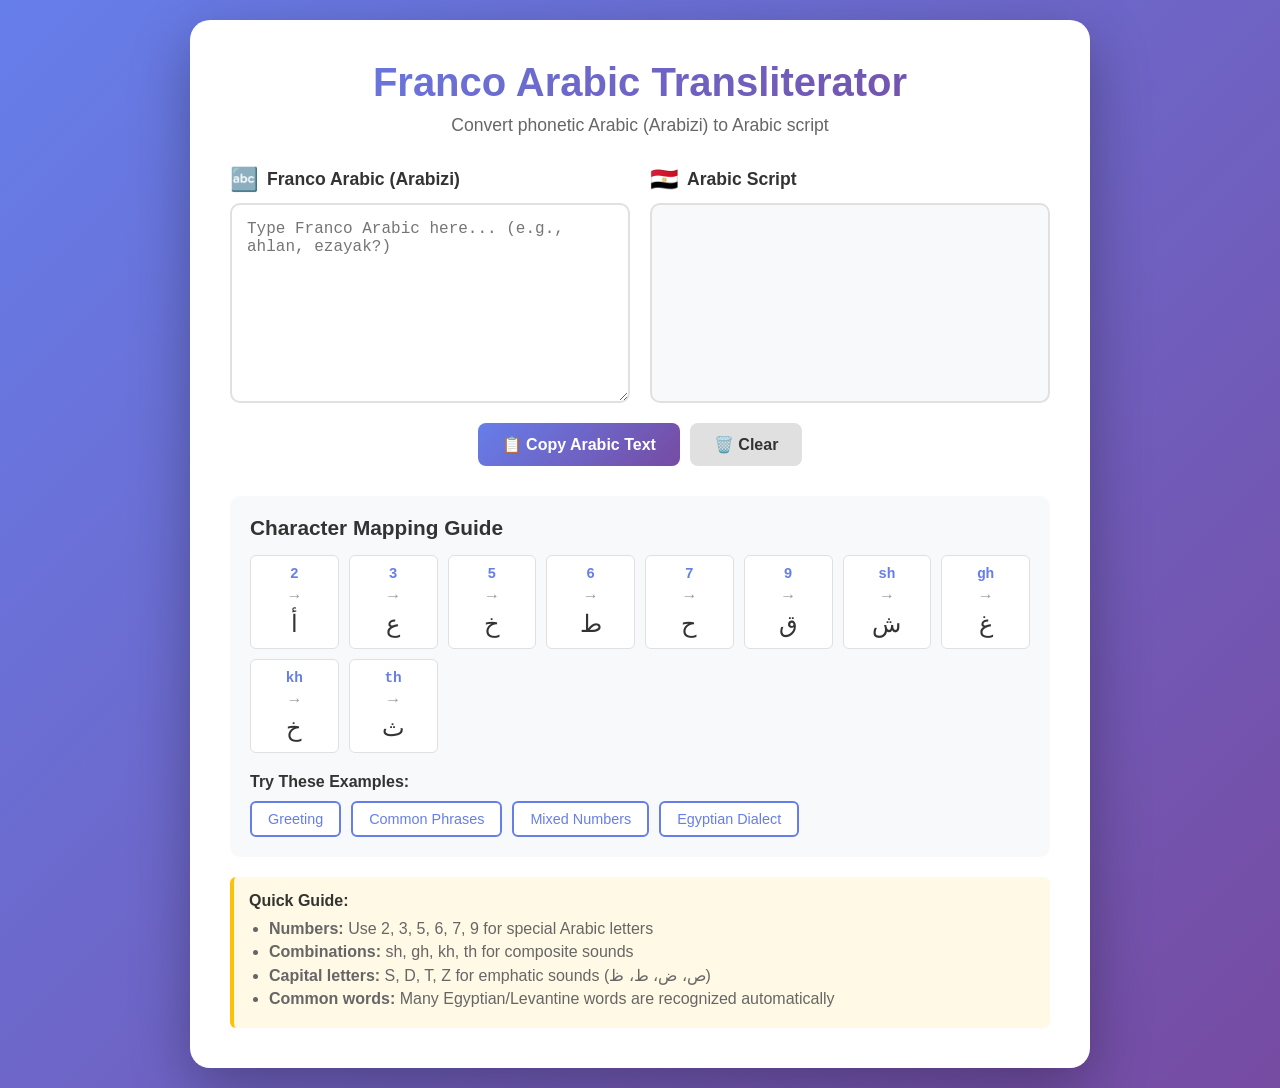
<file: transliteration.html>
<!DOCTYPE html>
<html lang="en">
<head>
    <meta charset="UTF-8">
    <meta name="viewport" content="width=device-width, initial-scale=1.0">
    <title>Franco Arabic to Arabic Transliterator</title>
    <link rel="stylesheet" href="transliteration.css">
</head>
<body>
    <div class="container">
        <div class="header">
            <h1>Franco Arabic Transliterator</h1>
            <p>Convert phonetic Arabic (Arabizi) to Arabic script</p>
        </div>

        <div class="transliteration-area">
            <div class="input-section">
                <label class="section-label">
                    <span class="flag">🔤</span>
                    Franco Arabic (Arabizi)
                </label>
                <textarea
                    id="francoInput"
                    placeholder="Type Franco Arabic here... (e.g., ahlan, ezayak?)"
                    spellcheck="false"
                ></textarea>
            </div>

            <div class="output-section">
                <label class="section-label">
                    <span class="flag">🇪🇬</span>
                    Arabic Script
                </label>
                <div id="arabicOutput"></div>
            </div>
        </div>

        <div class="controls">
            <button class="btn btn-primary" onclick="copyToClipboard()" id="copyBtn">
                📋 Copy Arabic Text
            </button>
            <button class="btn btn-secondary" onclick="clearAll()">
                🗑️ Clear
            </button>
        </div>

        <div class="info-section">
            <h3>Character Mapping Guide</h3>
            <div class="mapping-grid">
                <div class="mapping-item">
                    <div class="franco">2</div>
                    <div class="arrow">→</div>
                    <div class="arabic-char">أ</div>
                </div>
                <div class="mapping-item">
                    <div class="franco">3</div>
                    <div class="arrow">→</div>
                    <div class="arabic-char">ع</div>
                </div>
                <div class="mapping-item">
                    <div class="franco">5</div>
                    <div class="arrow">→</div>
                    <div class="arabic-char">خ</div>
                </div>
                <div class="mapping-item">
                    <div class="franco">6</div>
                    <div class="arrow">→</div>
                    <div class="arabic-char">ط</div>
                </div>
                <div class="mapping-item">
                    <div class="franco">7</div>
                    <div class="arrow">→</div>
                    <div class="arabic-char">ح</div>
                </div>
                <div class="mapping-item">
                    <div class="franco">9</div>
                    <div class="arrow">→</div>
                    <div class="arabic-char">ق</div>
                </div>
                <div class="mapping-item">
                    <div class="franco">sh</div>
                    <div class="arrow">→</div>
                    <div class="arabic-char">ش</div>
                </div>
                <div class="mapping-item">
                    <div class="franco">gh</div>
                    <div class="arrow">→</div>
                    <div class="arabic-char">غ</div>
                </div>
                <div class="mapping-item">
                    <div class="franco">kh</div>
                    <div class="arrow">→</div>
                    <div class="arabic-char">خ</div>
                </div>
                <div class="mapping-item">
                    <div class="franco">th</div>
                    <div class="arrow">→</div>
                    <div class="arabic-char">ث</div>
                </div>
            </div>

            <div class="examples-section">
                <h4>Try These Examples:</h4>
                <div id="examples"></div>
            </div>
        </div>

        <div class="guide-section">
            <h4>Quick Guide:</h4>
            <ul>
                <li><strong>Numbers:</strong> Use 2, 3, 5, 6, 7, 9 for special Arabic letters</li>
                <li><strong>Combinations:</strong> sh, gh, kh, th for composite sounds</li>
                <li><strong>Capital letters:</strong> S, D, T, Z for emphatic sounds (ص، ض، ط، ظ)</li>
                <li><strong>Common words:</strong> Many Egyptian/Levantine words are recognized automatically</li>
            </ul>
        </div>
    </div>

    <script src="transliteration.js"></script>
</body>
</html>
</file>
<file: transliteration.css>
* {
    margin: 0;
    padding: 0;
    box-sizing: border-box;
}

body {
    font-family: 'Segoe UI', Tahoma, Geneva, Verdana, sans-serif;
    background: linear-gradient(135deg, #667eea 0%, #764ba2 100%);
    min-height: 100vh;
    padding: 20px;
    display: flex;
    justify-content: center;
    align-items: center;
}

.container {
    background: white;
    border-radius: 20px;
    box-shadow: 0 20px 60px rgba(0, 0, 0, 0.3);
    max-width: 900px;
    width: 100%;
    padding: 40px;
    animation: fadeIn 0.5s ease-in;
}

@keyframes fadeIn {
    from {
        opacity: 0;
        transform: translateY(-20px);
    }
    to {
        opacity: 1;
        transform: translateY(0);
    }
}

.header {
    text-align: center;
    margin-bottom: 30px;
}

.header h1 {
    color: #333;
    font-size: 2.5em;
    margin-bottom: 10px;
    background: linear-gradient(135deg, #667eea 0%, #764ba2 100%);
    -webkit-background-clip: text;
    -webkit-text-fill-color: transparent;
    background-clip: text;
}

.header p {
    color: #666;
    font-size: 1.1em;
}

.transliteration-area {
    display: grid;
    grid-template-columns: 1fr 1fr;
    gap: 20px;
    margin-bottom: 20px;
}

.input-section, .output-section {
    display: flex;
    flex-direction: column;
}

.section-label {
    font-weight: 600;
    color: #333;
    margin-bottom: 10px;
    font-size: 1.1em;
    display: flex;
    align-items: center;
    gap: 8px;
}

.flag {
    font-size: 1.3em;
}

#francoInput {
    width: 100%;
    min-height: 200px;
    padding: 15px;
    border: 2px solid #e0e0e0;
    border-radius: 10px;
    font-size: 16px;
    font-family: 'Courier New', monospace;
    resize: vertical;
    transition: border-color 0.3s;
}

#francoInput:focus {
    outline: none;
    border-color: #667eea;
}

#arabicOutput {
    width: 100%;
    min-height: 200px;
    padding: 15px;
    background: #f8f9fa;
    border: 2px solid #e0e0e0;
    border-radius: 10px;
    font-size: 24px;
    font-family: 'Arial', sans-serif;
    direction: rtl;
    text-align: right;
    line-height: 1.8;
    overflow-wrap: break-word;
}

.controls {
    display: flex;
    gap: 10px;
    justify-content: center;
    margin-bottom: 30px;
    flex-wrap: wrap;
}

.btn {
    padding: 12px 24px;
    border: none;
    border-radius: 8px;
    font-size: 1em;
    cursor: pointer;
    transition: all 0.3s;
    font-weight: 600;
    display: flex;
    align-items: center;
    gap: 8px;
}

.btn-primary {
    background: linear-gradient(135deg, #667eea 0%, #764ba2 100%);
    color: white;
}

.btn-primary:hover {
    transform: translateY(-2px);
    box-shadow: 0 5px 15px rgba(102, 126, 234, 0.4);
}

.btn-secondary {
    background: #e0e0e0;
    color: #333;
}

.btn-secondary:hover {
    background: #d0d0d0;
    transform: translateY(-2px);
}

.info-section {
    background: #f8f9fa;
    border-radius: 10px;
    padding: 20px;
    margin-bottom: 20px;
}

.info-section h3 {
    color: #333;
    margin-bottom: 15px;
    font-size: 1.3em;
}

.mapping-grid {
    display: grid;
    grid-template-columns: repeat(auto-fill, minmax(80px, 1fr));
    gap: 10px;
    margin-bottom: 15px;
}

.mapping-item {
    background: white;
    padding: 10px;
    border-radius: 6px;
    text-align: center;
    border: 1px solid #e0e0e0;
}

.franco {
    font-weight: bold;
    color: #667eea;
    font-family: 'Courier New', monospace;
    font-size: 0.9em;
}

.arrow {
    color: #999;
    margin: 5px 0;
}

.arabic-char {
    font-size: 1.5em;
    color: #333;
}

.examples-section {
    margin-top: 20px;
}

.examples-section h4 {
    color: #333;
    margin-bottom: 10px;
}

#examples {
    display: flex;
    gap: 10px;
    flex-wrap: wrap;
}

.example-btn {
    padding: 8px 16px;
    background: white;
    border: 2px solid #667eea;
    border-radius: 6px;
    color: #667eea;
    cursor: pointer;
    font-size: 0.9em;
    transition: all 0.3s;
}

.example-btn:hover {
    background: #667eea;
    color: white;
}

.guide-section {
    background: #fff9e6;
    border-left: 4px solid #ffc107;
    padding: 15px;
    border-radius: 6px;
    margin-top: 20px;
}

.guide-section h4 {
    color: #333;
    margin-bottom: 10px;
}

.guide-section ul {
    margin-left: 20px;
    color: #666;
}

.guide-section li {
    margin-bottom: 5px;
}

@media (max-width: 768px) {
    .container {
        padding: 20px;
    }

    .header h1 {
        font-size: 2em;
    }

    .transliteration-area {
        grid-template-columns: 1fr;
    }

    .controls {
        flex-direction: column;
    }

    .btn {
        width: 100%;
        justify-content: center;
    }

    .mapping-grid {
        grid-template-columns: repeat(auto-fill, minmax(60px, 1fr));
    }
}
</file>
